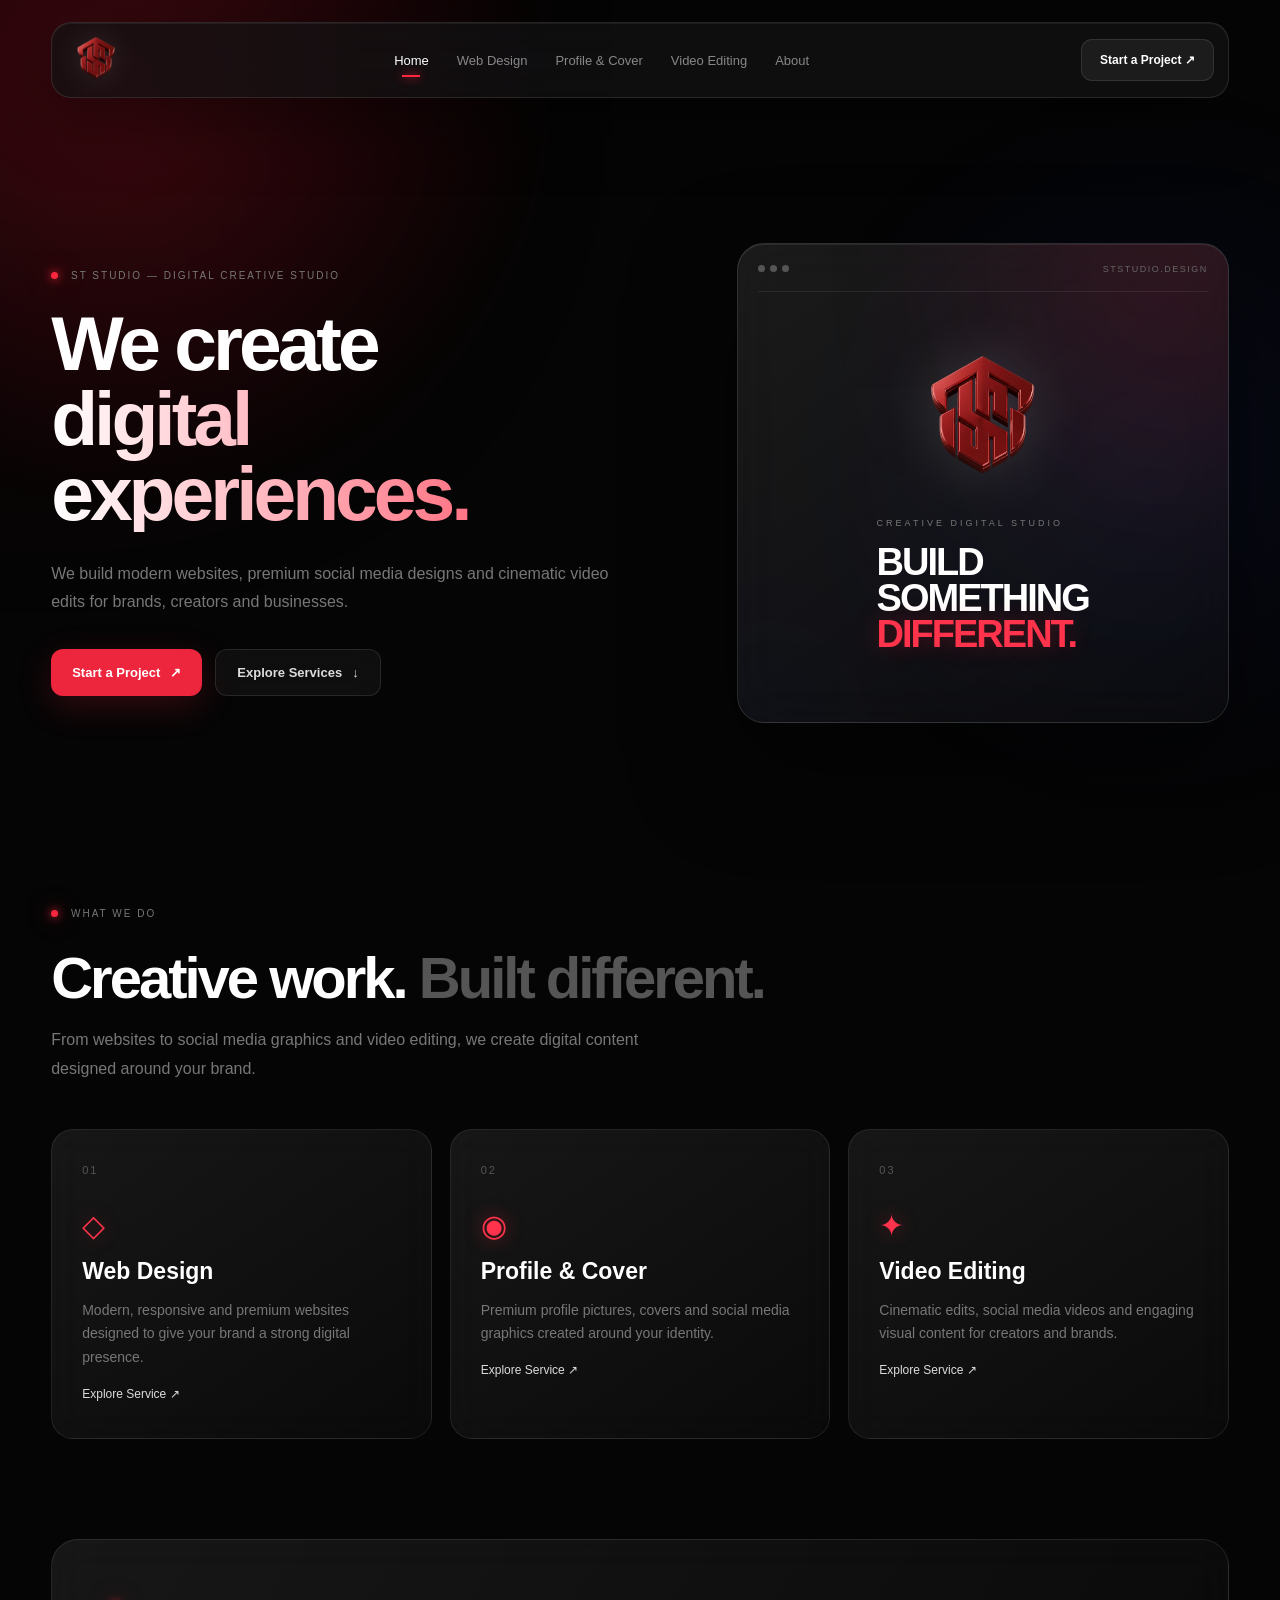
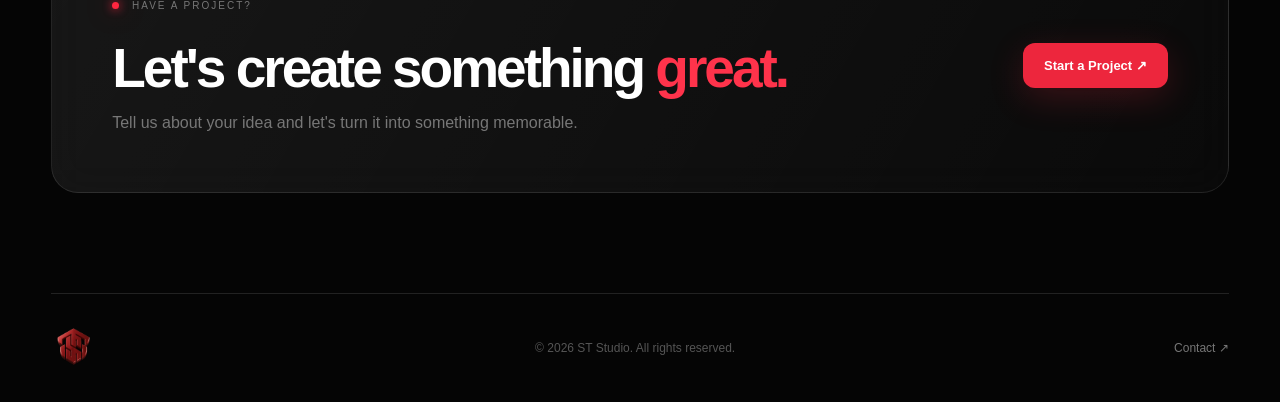
<file: index.html>
<!DOCTYPE html>
<html lang="en">
<head>
    <meta charset="UTF-8">
    <meta name="viewport" content="width=device-width, initial-scale=1.0">

    <title>ST Studio</title>

    <link rel="stylesheet" href="style.css">
</head>

<body>

    <!-- Background Glow -->
    <div class="glow glow-red"></div>
    <div class="glow glow-blue"></div>


    <!-- NAVBAR -->

    <header class="navbar">

        <a href="index.html" class="logo">
            <img src="logo.png" alt="ST Studio">
        </a>

        <nav>
            <a href="index.html" class="active">Home</a>
            <a href="web.html">Web Design</a>
            <a href="profile.html">Profile & Cover</a>
            <a href="video.html">Video Editing</a>
            <a href="about.html">About</a>
        </nav>

        <a href="about.html" class="nav-btn">
            Start a Project <span>↗</span>
        </a>

    </header>


    <!-- HERO -->

    <main>

        <section class="hero">

            <div class="hero-text">

                <div class="tag">
                    <span></span>
                    ST STUDIO — DIGITAL CREATIVE STUDIO
                </div>

                <h1>
                    We create
                    <strong>digital experiences.</strong>
                </h1>

                <p>
                    We build modern websites, premium social media
                    designs and cinematic video edits for brands,
                    creators and businesses.
                </p>

                <div class="buttons">

                    <a href="about.html" class="primary-btn">
                        Start a Project
                        <span>↗</span>
                    </a>

                    <a href="#services" class="secondary-btn">
                        Explore Services
                        <span>↓</span>
                    </a>

                </div>

            </div>


            <!-- HERO CARD -->

            <div class="hero-card">

                <div class="card-top">

                    <div class="dots">
                        <i></i>
                        <i></i>
                        <i></i>
                    </div>

                    <span>STSTUDIO.DESIGN</span>

                </div>

                <div class="card-content">

                    <img src="logo.png" alt="ST Studio Logo">

                    <div>

                        <small>CREATIVE DIGITAL STUDIO</small>

                        <h2>
                            BUILD<br>
                            SOMETHING<br>
                            <span>DIFFERENT.</span>
                        </h2>

                    </div>

                </div>

            </div>

        </section>


        <!-- SERVICES -->

        <section class="services" id="services">

            <div class="section-title">

                <div>

                    <div class="tag">
                        <span></span>
                        WHAT WE DO
                    </div>

                    <h2>
                        Creative work.
                        <span>Built different.</span>
                    </h2>

                </div>

                <p>
                    From websites to social media graphics and video
                    editing, we create digital content designed around
                    your brand.
                </p>

            </div>


            <div class="service-grid">

                <div class="service-card">

                    <span class="number">01</span>

                    <div class="icon">◇</div>

                    <h3>Web Design</h3>

                    <p>
                        Modern, responsive and premium websites
                        designed to give your brand a strong
                        digital presence.
                    </p>

                    <a href="web.html">
                        Explore Service ↗
                    </a>

                </div>


                <div class="service-card">

                    <span class="number">02</span>

                    <div class="icon">◉</div>

                    <h3>Profile & Cover</h3>

                    <p>
                        Premium profile pictures, covers and
                        social media graphics created around
                        your identity.
                    </p>

                    <a href="profile.html">
                        Explore Service ↗
                    </a>

                </div>


                <div class="service-card">

                    <span class="number">03</span>

                    <div class="icon">✦</div>

                    <h3>Video Editing</h3>

                    <p>
                        Cinematic edits, social media videos
                        and engaging visual content for
                        creators and brands.
                    </p>

                    <a href="video.html">
                        Explore Service ↗
                    </a>

                </div>

            </div>

        </section>


        <!-- CTA -->

        <section class="cta">

            <div>

                <div class="tag">
                    <span></span>
                    HAVE A PROJECT?
                </div>

                <h2>
                    Let's create something
                    <span>great.</span>
                </h2>

                <p>
                    Tell us about your idea and let's turn it
                    into something memorable.
                </p>

            </div>

            <a href="about.html" class="primary-btn">
                Start a Project ↗
            </a>

        </section>

    </main>


    <!-- FOOTER -->

    <footer>

        <div class="footer-logo">
            <img src="logo.png" alt="ST Studio">
        </div>

        <p>
            © 2026 ST Studio. All rights reserved.
        </p>

        <a href="about.html">
            Contact ↗
        </a>

    </footer>

</body>
</html>
</file>
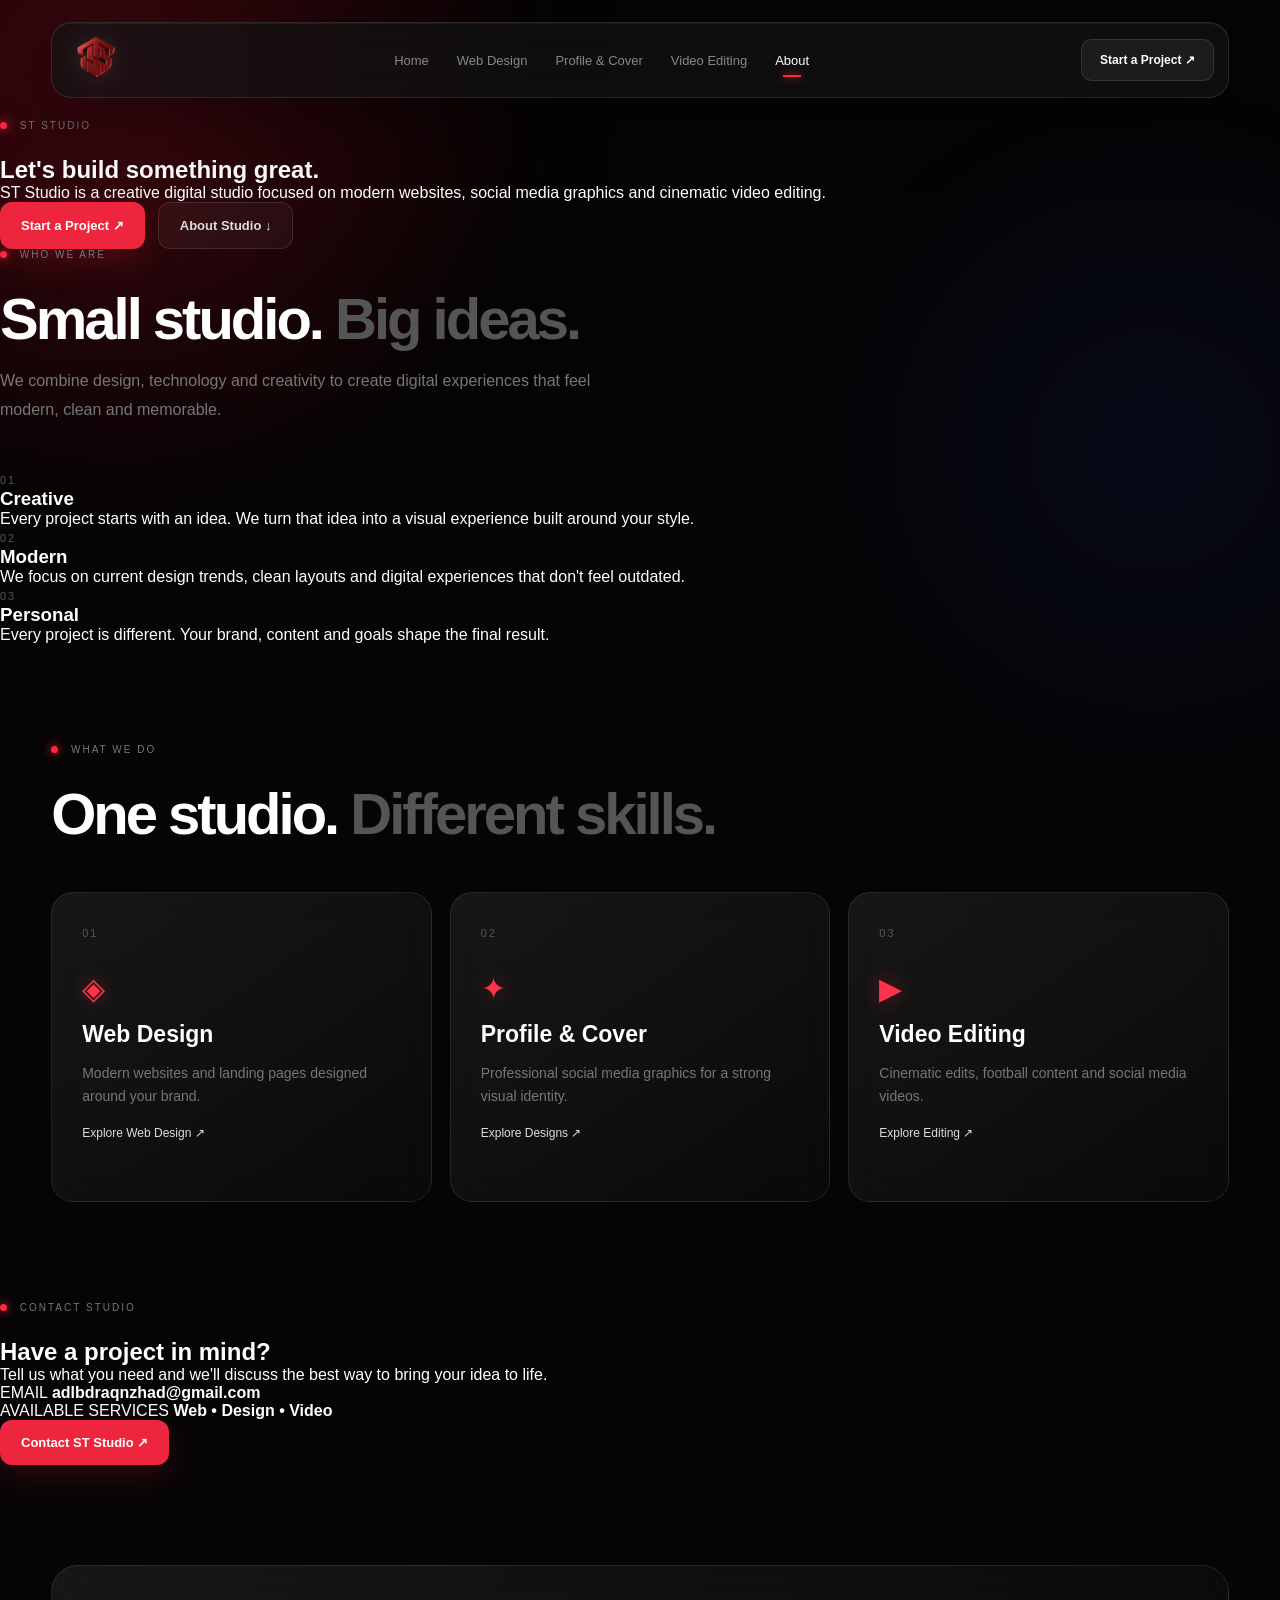
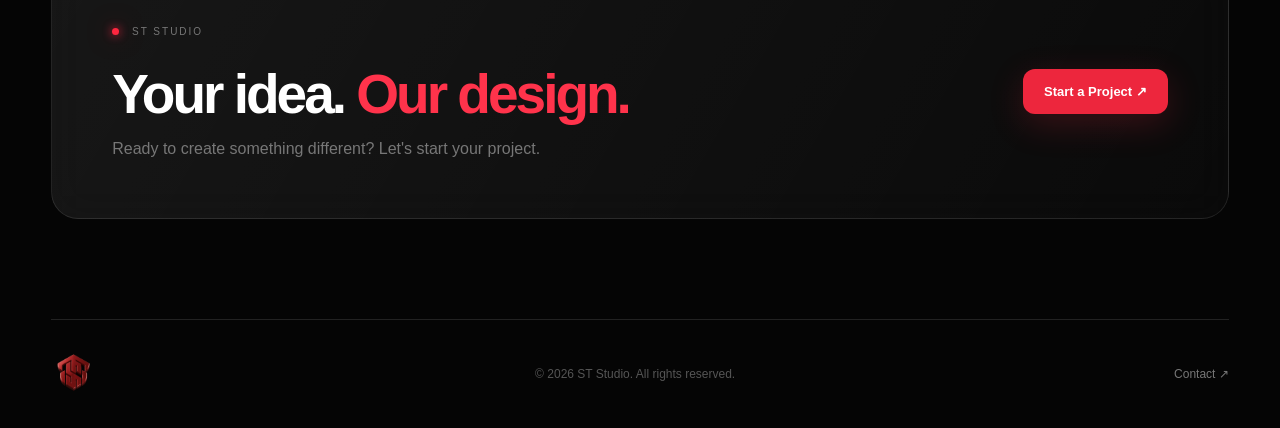
<file: about.html>
<!DOCTYPE html>
<html lang="en">

<head>
    <meta charset="UTF-8">
    <meta name="viewport" content="width=device-width, initial-scale=1.0">

    <title>About | ST Studio</title>

    <link rel="stylesheet" href="style.css">
</head>

<body>

    <!-- NAVBAR -->

    <header class="navbar">

        <a href="index.html" class="logo">
            <img src="logo.png" alt="ST Studio">
        </a>

        <nav>
            <a href="index.html">Home</a>
            <a href="web.html">Web Design</a>
            <a href="profile.html">Profile & Cover</a>
            <a href="video.html">Video Editing</a>
            <a href="about.html" class="active">About</a>
        </nav>

        <a href="#contact" class="nav-btn">
            Start a Project ↗
        </a>

    </header>


    <main>

        <!-- HERO -->

        <section class="page-hero">

            <div class="tag">
                <span></span>
                ST STUDIO
            </div>

            <h1>
                Let's build
                <strong>something great.</strong>
            </h1>

            <p>
                ST Studio is a creative digital studio focused on
                modern websites, social media graphics and
                cinematic video editing.
            </p>

            <div class="buttons">

                <a href="#contact" class="primary-btn">
                    Start a Project ↗
                </a>

                <a href="#about" class="secondary-btn">
                    About Studio ↓
                </a>

            </div>

        </section>


        <!-- ABOUT -->

        <section class="about-section" id="about">

            <div class="section-title">

                <div class="tag">
                    <span></span>
                    WHO WE ARE
                </div>

                <h2>
                    Small studio.
                    <span>Big ideas.</span>
                </h2>

                <p>
                    We combine design, technology and creativity
                    to create digital experiences that feel modern,
                    clean and memorable.
                </p>

            </div>


            <div class="about-grid">

                <div class="about-card">

                    <span class="number">01</span>

                    <h3>Creative</h3>

                    <p>
                        Every project starts with an idea.
                        We turn that idea into a visual experience
                        built around your style.
                    </p>

                </div>


                <div class="about-card">

                    <span class="number">02</span>

                    <h3>Modern</h3>

                    <p>
                        We focus on current design trends,
                        clean layouts and digital experiences
                        that don't feel outdated.
                    </p>

                </div>


                <div class="about-card">

                    <span class="number">03</span>

                    <h3>Personal</h3>

                    <p>
                        Every project is different.
                        Your brand, content and goals shape
                        the final result.
                    </p>

                </div>

            </div>

        </section>


        <!-- SERVICES -->

        <section class="services">

            <div class="section-title">

                <div class="tag">
                    <span></span>
                    WHAT WE DO
                </div>

                <h2>
                    One studio.
                    <span>Different skills.</span>
                </h2>

            </div>


            <div class="service-grid">

                <div class="service-card">

                    <span class="number">01</span>

                    <div class="icon">◈</div>

                    <h3>Web Design</h3>

                    <p>
                        Modern websites and landing pages
                        designed around your brand.
                    </p>

                    <a href="web.html">
                        Explore Web Design ↗
                    </a>

                </div>


                <div class="service-card">

                    <span class="number">02</span>

                    <div class="icon">✦</div>

                    <h3>Profile & Cover</h3>

                    <p>
                        Professional social media graphics
                        for a strong visual identity.
                    </p>

                    <a href="profile.html">
                        Explore Designs ↗
                    </a>

                </div>


                <div class="service-card">

                    <span class="number">03</span>

                    <div class="icon">▶</div>

                    <h3>Video Editing</h3>

                    <p>
                        Cinematic edits, football content
                        and social media videos.
                    </p>

                    <a href="video.html">
                        Explore Editing ↗
                    </a>

                </div>

            </div>

        </section>


        <!-- CONTACT -->

        <section class="contact-section" id="contact">

            <div class="contact-text">

                <div class="tag">
                    <span></span>
                    CONTACT STUDIO
                </div>

                <h2>
                    Have a project
                    <span>in mind?</span>
                </h2>

                <p>
                    Tell us what you need and we'll discuss
                    the best way to bring your idea to life.
                </p>

            </div>


            <div class="contact-card">

                <div class="contact-item">

                    <span>EMAIL</span>

                    <strong>
                        adlbdraqnzhad@gmail.com
                    </strong>

                </div>


                <div class="contact-item">

                    <span>AVAILABLE SERVICES</span>

                    <strong>
                        Web • Design • Video
                    </strong>

                </div>


                <a href="mailto:adlbdraqnzhad@gmail.com"
                   class="primary-btn contact-btn">
                    Contact ST Studio ↗
                </a>

            </div>

        </section>


        <!-- FINAL CTA -->

        <section class="cta">

            <div>

                <div class="tag">
                    <span></span>
                    ST STUDIO
                </div>

                <h2>
                    Your idea.
                    <span>Our design.</span>
                </h2>

                <p>
                    Ready to create something different?
                    Let's start your project.
                </p>

            </div>

            <a href="mailto:adlbdraqnzhad@gmail.com"
               class="primary-btn">
                Start a Project ↗
            </a>

        </section>

    </main>


    <!-- FOOTER -->

    <footer>

        <div class="footer-logo">
            <img src="logo.png" alt="ST Studio">
        </div>

        <p>
            © 2026 ST Studio. All rights reserved.
        </p>

        <a href="mailto:adlbdraqnzhad@gmail.com">
            Contact ↗
        </a>

    </footer>

</body>
</html>
</file>
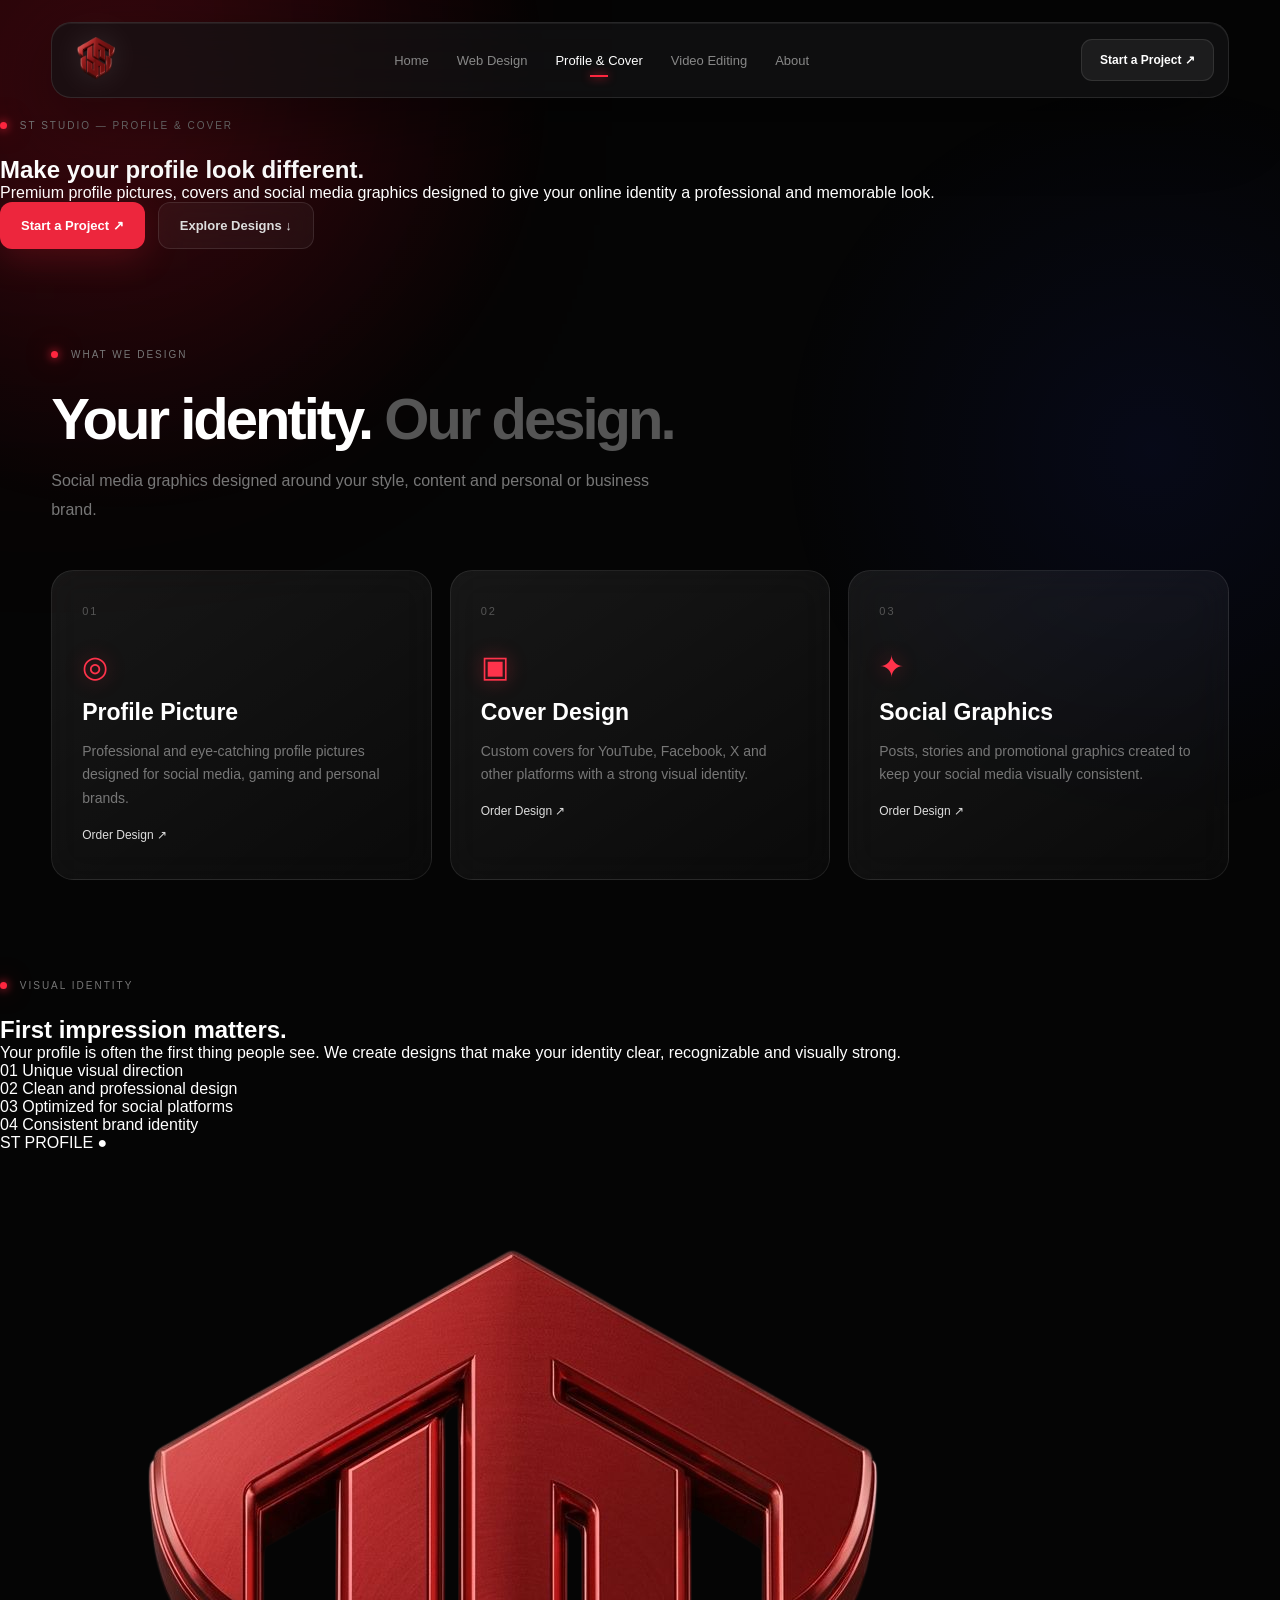
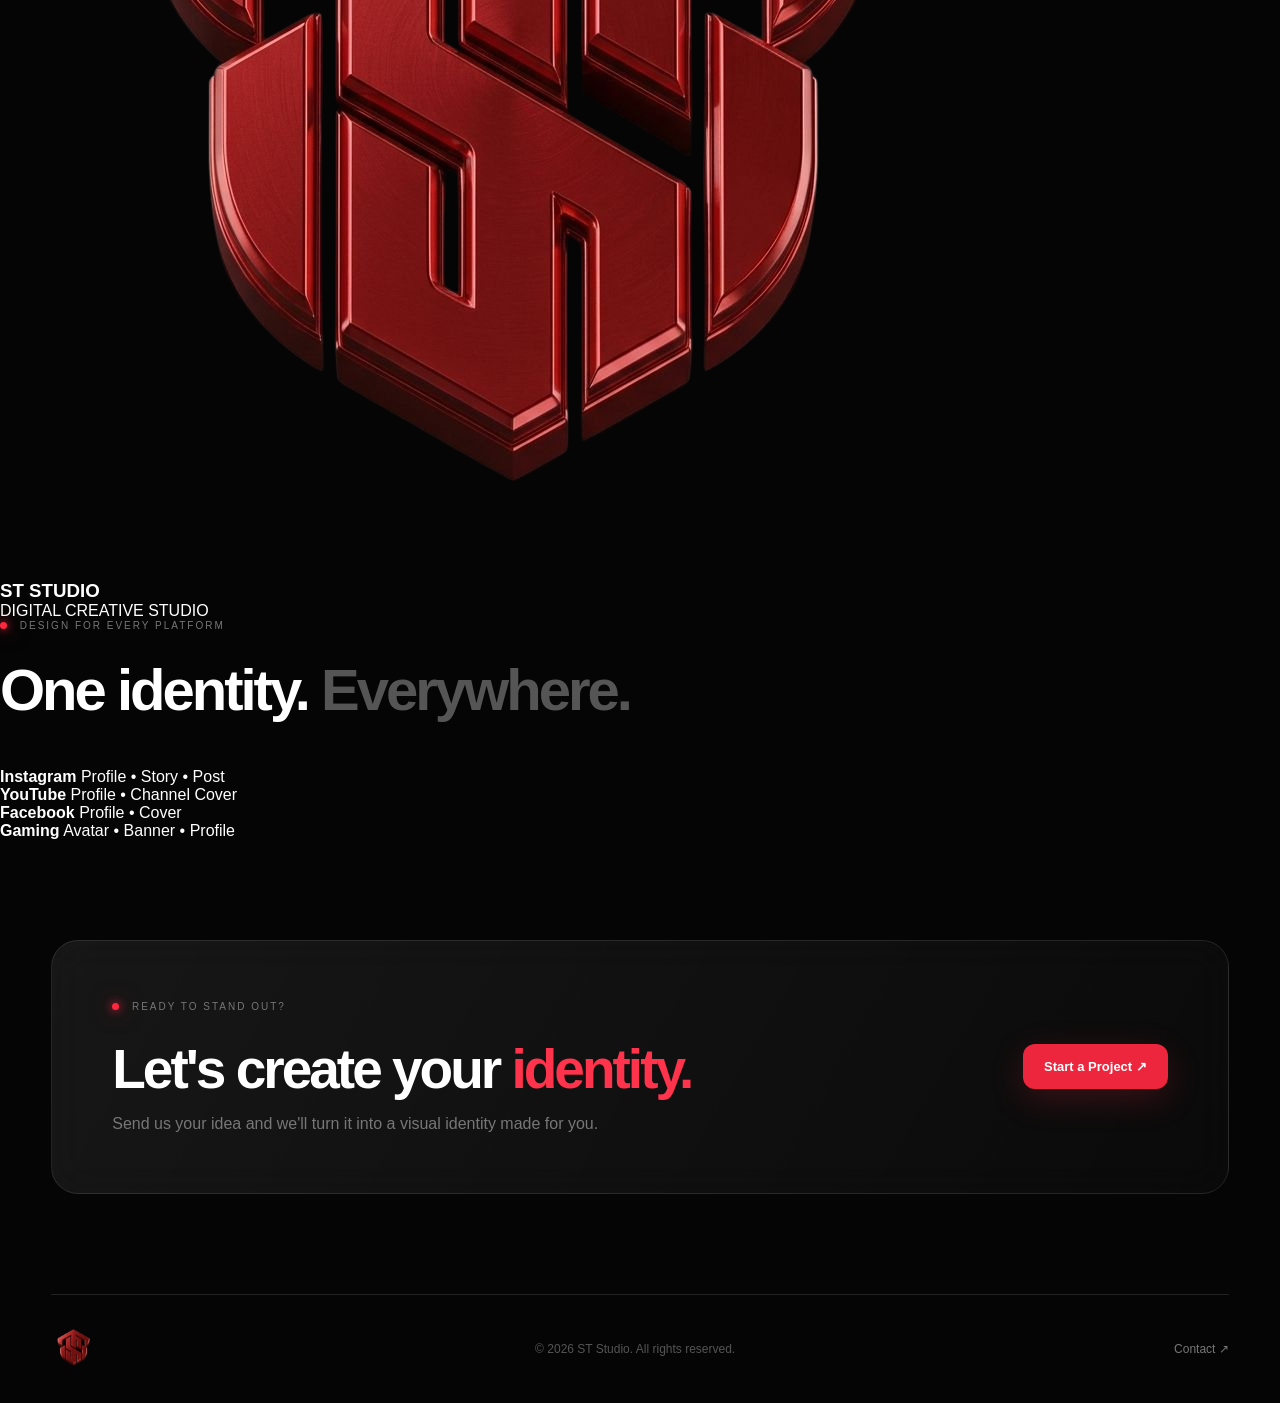
<file: profile.html>
<!DOCTYPE html>
<html lang="en">

<head>
    <meta charset="UTF-8">
    <meta name="viewport" content="width=device-width, initial-scale=1.0">

    <title>Profile & Cover | ST Studio</title>

    <link rel="stylesheet" href="style.css">
</head>

<body>

    <!-- NAVBAR -->
    <header class="navbar">

        <a href="index.html" class="logo">
            <img src="logo.png" alt="ST Studio">
        </a>

        <nav>
            <a href="index.html">Home</a>
            <a href="web.html">Web Design</a>
            <a href="profile.html" class="active">Profile & Cover</a>
            <a href="video.html">Video Editing</a>
            <a href="about.html">About</a>
        </nav>

        <a href="about.html" class="nav-btn">
            Start a Project ↗
        </a>

    </header>


    <main>

        <!-- HERO -->

        <section class="page-hero">

            <div class="tag">
                <span></span>
                ST STUDIO — PROFILE & COVER
            </div>

            <h1>
                Make your profile
                <strong>look different.</strong>
            </h1>

            <p>
                Premium profile pictures, covers and social media
                graphics designed to give your online identity
                a professional and memorable look.
            </p>

            <div class="buttons">

                <a href="about.html" class="primary-btn">
                    Start a Project ↗
                </a>

                <a href="#services" class="secondary-btn">
                    Explore Designs ↓
                </a>

            </div>

        </section>


        <!-- SERVICES -->

        <section class="services" id="services">

            <div class="section-title">

                <div class="tag">
                    <span></span>
                    WHAT WE DESIGN
                </div>

                <h2>
                    Your identity.
                    <span>Our design.</span>
                </h2>

                <p>
                    Social media graphics designed around your
                    style, content and personal or business brand.
                </p>

            </div>


            <div class="service-grid">

                <div class="service-card">

                    <span class="number">01</span>

                    <div class="icon">◎</div>

                    <h3>Profile Picture</h3>

                    <p>
                        Professional and eye-catching profile
                        pictures designed for social media,
                        gaming and personal brands.
                    </p>

                    <a href="about.html">
                        Order Design ↗
                    </a>

                </div>


                <div class="service-card">

                    <span class="number">02</span>

                    <div class="icon">▣</div>

                    <h3>Cover Design</h3>

                    <p>
                        Custom covers for YouTube, Facebook,
                        X and other platforms with a strong
                        visual identity.
                    </p>

                    <a href="about.html">
                        Order Design ↗
                    </a>

                </div>


                <div class="service-card">

                    <span class="number">03</span>

                    <div class="icon">✦</div>

                    <h3>Social Graphics</h3>

                    <p>
                        Posts, stories and promotional graphics
                        created to keep your social media
                        visually consistent.
                    </p>

                    <a href="about.html">
                        Order Design ↗
                    </a>

                </div>

            </div>

        </section>


        <!-- SHOWCASE -->

        <section class="profile-showcase">

            <div class="showcase-text">

                <div class="tag">
                    <span></span>
                    VISUAL IDENTITY
                </div>

                <h2>
                    First impression
                    <span>matters.</span>
                </h2>

                <p>
                    Your profile is often the first thing people
                    see. We create designs that make your identity
                    clear, recognizable and visually strong.
                </p>

                <div class="showcase-points">

                    <div>
                        <span>01</span>
                        Unique visual direction
                    </div>

                    <div>
                        <span>02</span>
                        Clean and professional design
                    </div>

                    <div>
                        <span>03</span>
                        Optimized for social platforms
                    </div>

                    <div>
                        <span>04</span>
                        Consistent brand identity
                    </div>

                </div>

            </div>


            <div class="profile-preview">

                <div class="preview-glow"></div>

                <div class="profile-frame">

                    <div class="profile-header">

                        <span>ST PROFILE</span>

                        <span>●</span>

                    </div>

                    <div class="profile-image">

                        <img src="logo.png" alt="ST Studio">

                    </div>

                    <h3>
                        ST STUDIO
                    </h3>

                    <p>
                        DIGITAL CREATIVE STUDIO
                    </p>

                    <div class="profile-buttons">

                        <span></span>
                        <span></span>
                        <span></span>

                    </div>

                </div>

            </div>

        </section>


        <!-- DESIGN TYPES -->

        <section class="design-types">

            <div class="section-title">

                <div class="tag">
                    <span></span>
                    DESIGN FOR EVERY PLATFORM
                </div>

                <h2>
                    One identity.
                    <span>Everywhere.</span>
                </h2>

            </div>


            <div class="platform-grid">

                <div class="platform-card">
                    <strong>Instagram</strong>
                    <span>Profile • Story • Post</span>
                </div>

                <div class="platform-card">
                    <strong>YouTube</strong>
                    <span>Profile • Channel Cover</span>
                </div>

                <div class="platform-card">
                    <strong>Facebook</strong>
                    <span>Profile • Cover</span>
                </div>

                <div class="platform-card">
                    <strong>Gaming</strong>
                    <span>Avatar • Banner • Profile</span>
                </div>

            </div>

        </section>


        <!-- CTA -->

        <section class="cta">

            <div>

                <div class="tag">
                    <span></span>
                    READY TO STAND OUT?
                </div>

                <h2>
                    Let's create your
                    <span>identity.</span>
                </h2>

                <p>
                    Send us your idea and we'll turn it into
                    a visual identity made for you.
                </p>

            </div>

            <a href="about.html" class="primary-btn">
                Start a Project ↗
            </a>

        </section>

    </main>


    <!-- FOOTER -->

    <footer>

        <div class="footer-logo">
            <img src="logo.png" alt="ST Studio">
        </div>

        <p>
            © 2026 ST Studio. All rights reserved.
        </p>

        <a href="about.html">
            Contact ↗
        </a>

    </footer>

</body>
</html>
</file>
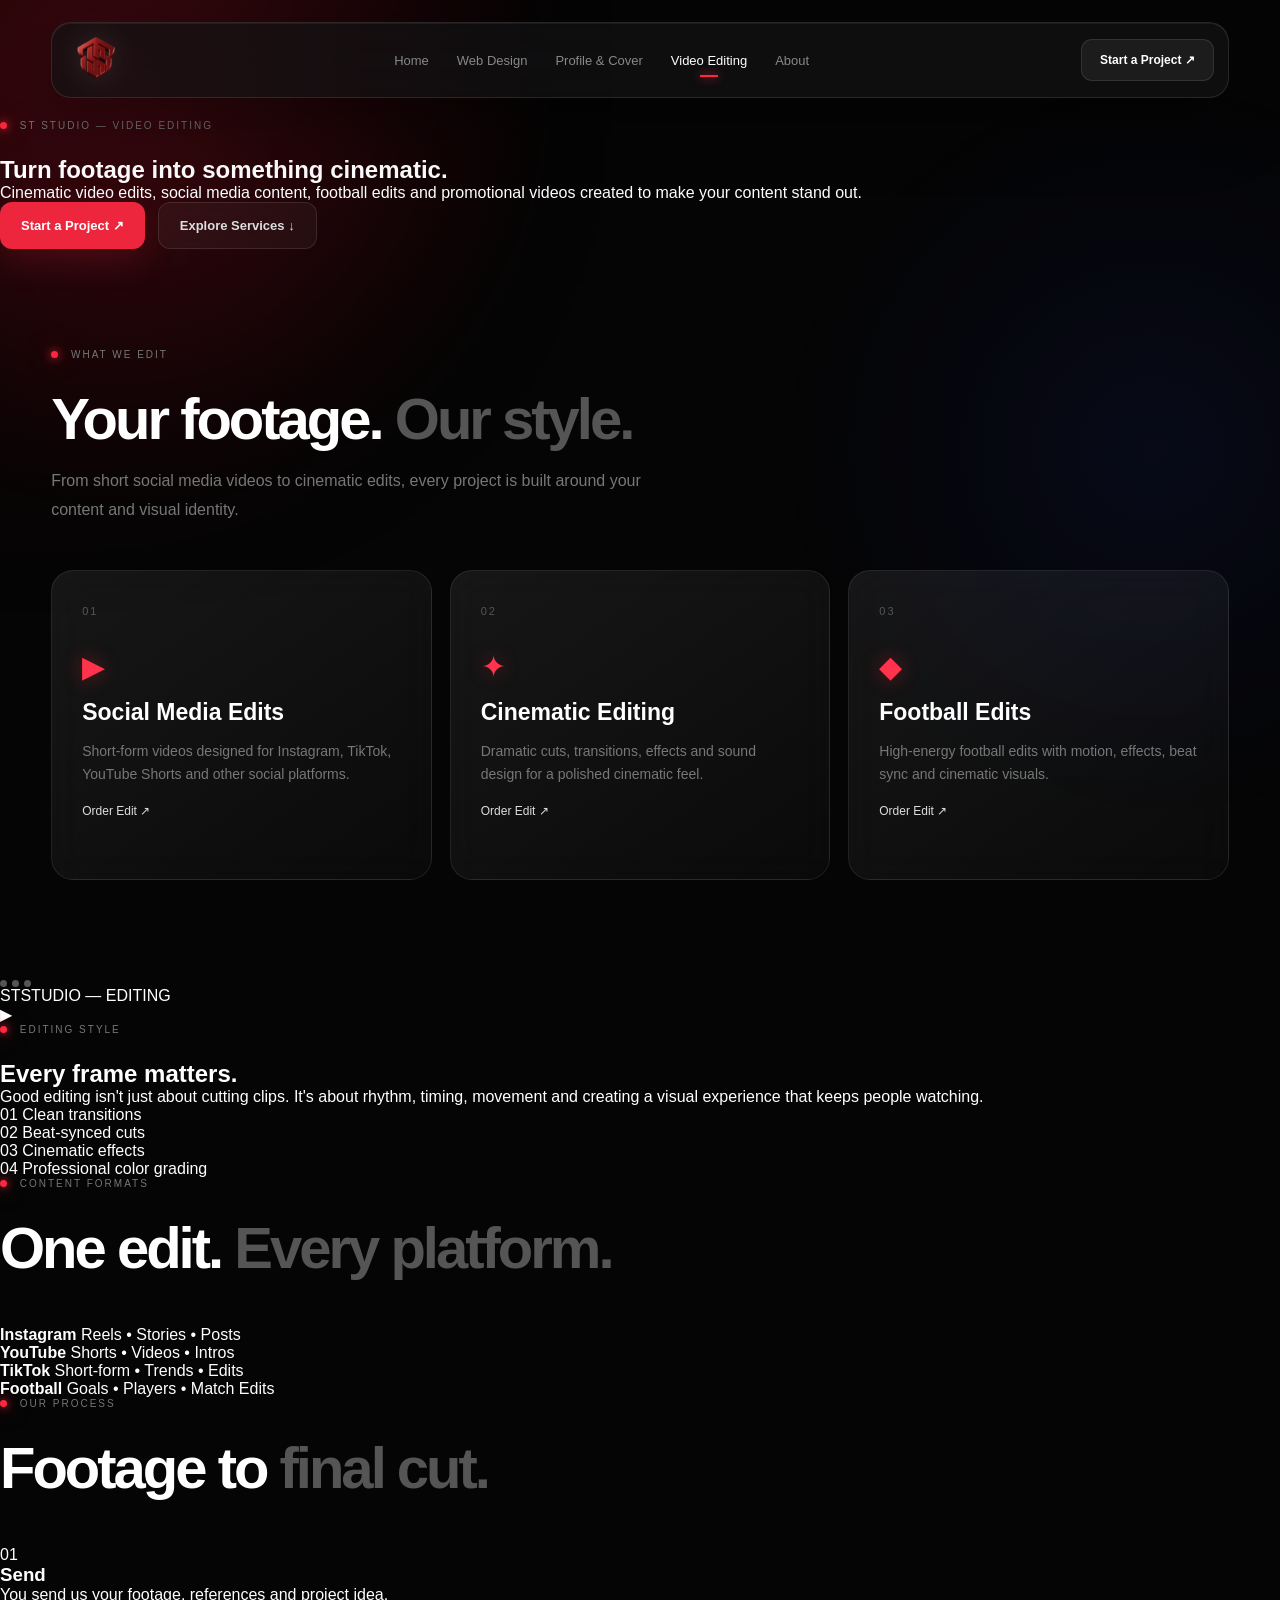
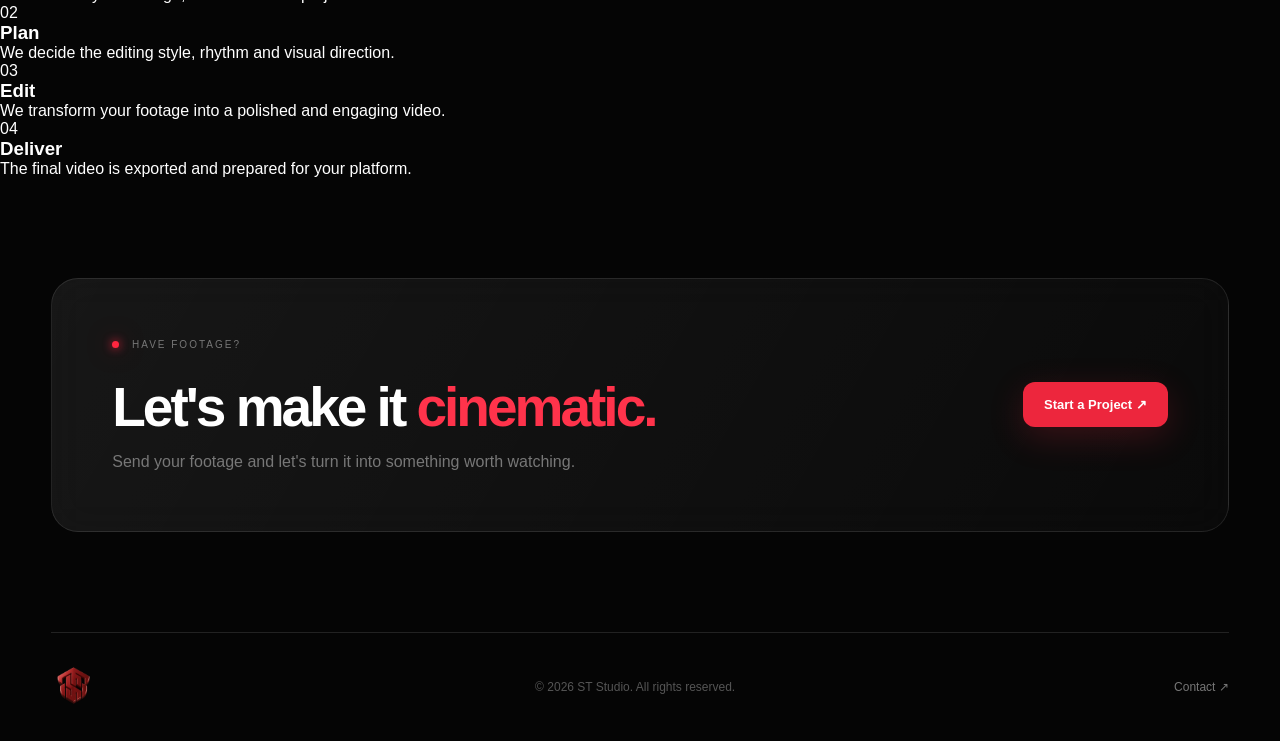
<file: video.html>
<!DOCTYPE html>
<html lang="en">

<head>
    <meta charset="UTF-8">
    <meta name="viewport" content="width=device-width, initial-scale=1.0">

    <title>Video Editing | ST Studio</title>

    <link rel="stylesheet" href="style.css">
</head>

<body>

    <!-- NAVBAR -->

    <header class="navbar">

        <a href="index.html" class="logo">
            <img src="logo.png" alt="ST Studio">
        </a>

        <nav>
            <a href="index.html">Home</a>
            <a href="web.html">Web Design</a>
            <a href="profile.html">Profile & Cover</a>
            <a href="video.html" class="active">Video Editing</a>
            <a href="about.html">About</a>
        </nav>

        <a href="about.html" class="nav-btn">
            Start a Project ↗
        </a>

    </header>


    <main>

        <!-- HERO -->

        <section class="page-hero">

            <div class="tag">
                <span></span>
                ST STUDIO — VIDEO EDITING
            </div>

            <h1>
                Turn footage into
                <strong>something cinematic.</strong>
            </h1>

            <p>
                Cinematic video edits, social media content,
                football edits and promotional videos created
                to make your content stand out.
            </p>

            <div class="buttons">

                <a href="about.html" class="primary-btn">
                    Start a Project ↗
                </a>

                <a href="#services" class="secondary-btn">
                    Explore Services ↓
                </a>

            </div>

        </section>


        <!-- SERVICES -->

        <section class="services" id="services">

            <div class="section-title">

                <div class="tag">
                    <span></span>
                    WHAT WE EDIT
                </div>

                <h2>
                    Your footage.
                    <span>Our style.</span>
                </h2>

                <p>
                    From short social media videos to cinematic
                    edits, every project is built around your
                    content and visual identity.
                </p>

            </div>


            <div class="service-grid">

                <div class="service-card">

                    <span class="number">01</span>

                    <div class="icon">▶</div>

                    <h3>Social Media Edits</h3>

                    <p>
                        Short-form videos designed for Instagram,
                        TikTok, YouTube Shorts and other social
                        platforms.
                    </p>

                    <a href="about.html">
                        Order Edit ↗
                    </a>

                </div>


                <div class="service-card">

                    <span class="number">02</span>

                    <div class="icon">✦</div>

                    <h3>Cinematic Editing</h3>

                    <p>
                        Dramatic cuts, transitions, effects and
                        sound design for a polished cinematic feel.
                    </p>

                    <a href="about.html">
                        Order Edit ↗
                    </a>

                </div>


                <div class="service-card">

                    <span class="number">03</span>

                    <div class="icon">◆</div>

                    <h3>Football Edits</h3>

                    <p>
                        High-energy football edits with motion,
                        effects, beat sync and cinematic visuals.
                    </p>

                    <a href="about.html">
                        Order Edit ↗
                    </a>

                </div>

            </div>

        </section>


        <!-- EDITING SHOWCASE -->

        <section class="video-showcase">

            <div class="video-preview">

                <div class="video-glow"></div>

                <div class="video-window">

                    <div class="video-top">

                        <div class="dots">
                            <i></i>
                            <i></i>
                            <i></i>
                        </div>

                        <span>
                            STSTUDIO — EDITING
                        </span>

                    </div>

                    <div class="video-screen">

                        <div class="play-button">
                            ▶
                        </div>

                        <div class="timeline">

                            <span></span>
                            <span></span>
                            <span></span>
                            <span></span>

                        </div>

                    </div>

                </div>

            </div>


            <div class="showcase-text">

                <div class="tag">
                    <span></span>
                    EDITING STYLE
                </div>

                <h2>
                    Every frame
                    <span>matters.</span>
                </h2>

                <p>
                    Good editing isn't just about cutting clips.
                    It's about rhythm, timing, movement and
                    creating a visual experience that keeps
                    people watching.
                </p>

                <div class="showcase-points">

                    <div>
                        <span>01</span>
                        Clean transitions
                    </div>

                    <div>
                        <span>02</span>
                        Beat-synced cuts
                    </div>

                    <div>
                        <span>03</span>
                        Cinematic effects
                    </div>

                    <div>
                        <span>04</span>
                        Professional color grading
                    </div>

                </div>

            </div>

        </section>


        <!-- FORMATS -->

        <section class="design-types">

            <div class="section-title">

                <div class="tag">
                    <span></span>
                    CONTENT FORMATS
                </div>

                <h2>
                    One edit.
                    <span>Every platform.</span>
                </h2>

            </div>


            <div class="platform-grid">

                <div class="platform-card">
                    <strong>Instagram</strong>
                    <span>Reels • Stories • Posts</span>
                </div>

                <div class="platform-card">
                    <strong>YouTube</strong>
                    <span>Shorts • Videos • Intros</span>
                </div>

                <div class="platform-card">
                    <strong>TikTok</strong>
                    <span>Short-form • Trends • Edits</span>
                </div>

                <div class="platform-card">
                    <strong>Football</strong>
                    <span>Goals • Players • Match Edits</span>
                </div>

            </div>

        </section>


        <!-- PROCESS -->

        <section class="web-process">

            <div class="section-title">

                <div class="tag">
                    <span></span>
                    OUR PROCESS
                </div>

                <h2>
                    Footage to
                    <span>final cut.</span>
                </h2>

            </div>


            <div class="process-grid">

                <div class="process-card">

                    <span>01</span>

                    <h3>Send</h3>

                    <p>
                        You send us your footage,
                        references and project idea.
                    </p>

                </div>


                <div class="process-card">

                    <span>02</span>

                    <h3>Plan</h3>

                    <p>
                        We decide the editing style,
                        rhythm and visual direction.
                    </p>

                </div>


                <div class="process-card">

                    <span>03</span>

                    <h3>Edit</h3>

                    <p>
                        We transform your footage into
                        a polished and engaging video.
                    </p>

                </div>


                <div class="process-card">

                    <span>04</span>

                    <h3>Deliver</h3>

                    <p>
                        The final video is exported
                        and prepared for your platform.
                    </p>

                </div>

            </div>

        </section>


        <!-- CTA -->

        <section class="cta">

            <div>

                <div class="tag">
                    <span></span>
                    HAVE FOOTAGE?
                </div>

                <h2>
                    Let's make it
                    <span>cinematic.</span>
                </h2>

                <p>
                    Send your footage and let's turn it
                    into something worth watching.
                </p>

            </div>

            <a href="about.html" class="primary-btn">
                Start a Project ↗
            </a>

        </section>

    </main>


    <!-- FOOTER -->

    <footer>

        <div class="footer-logo">
            <img src="logo.png" alt="ST Studio">
        </div>

        <p>
            © 2026 ST Studio. All rights reserved.
        </p>

        <a href="about.html">
            Contact ↗
        </a>

    </footer>

</body>
</html>
</file>
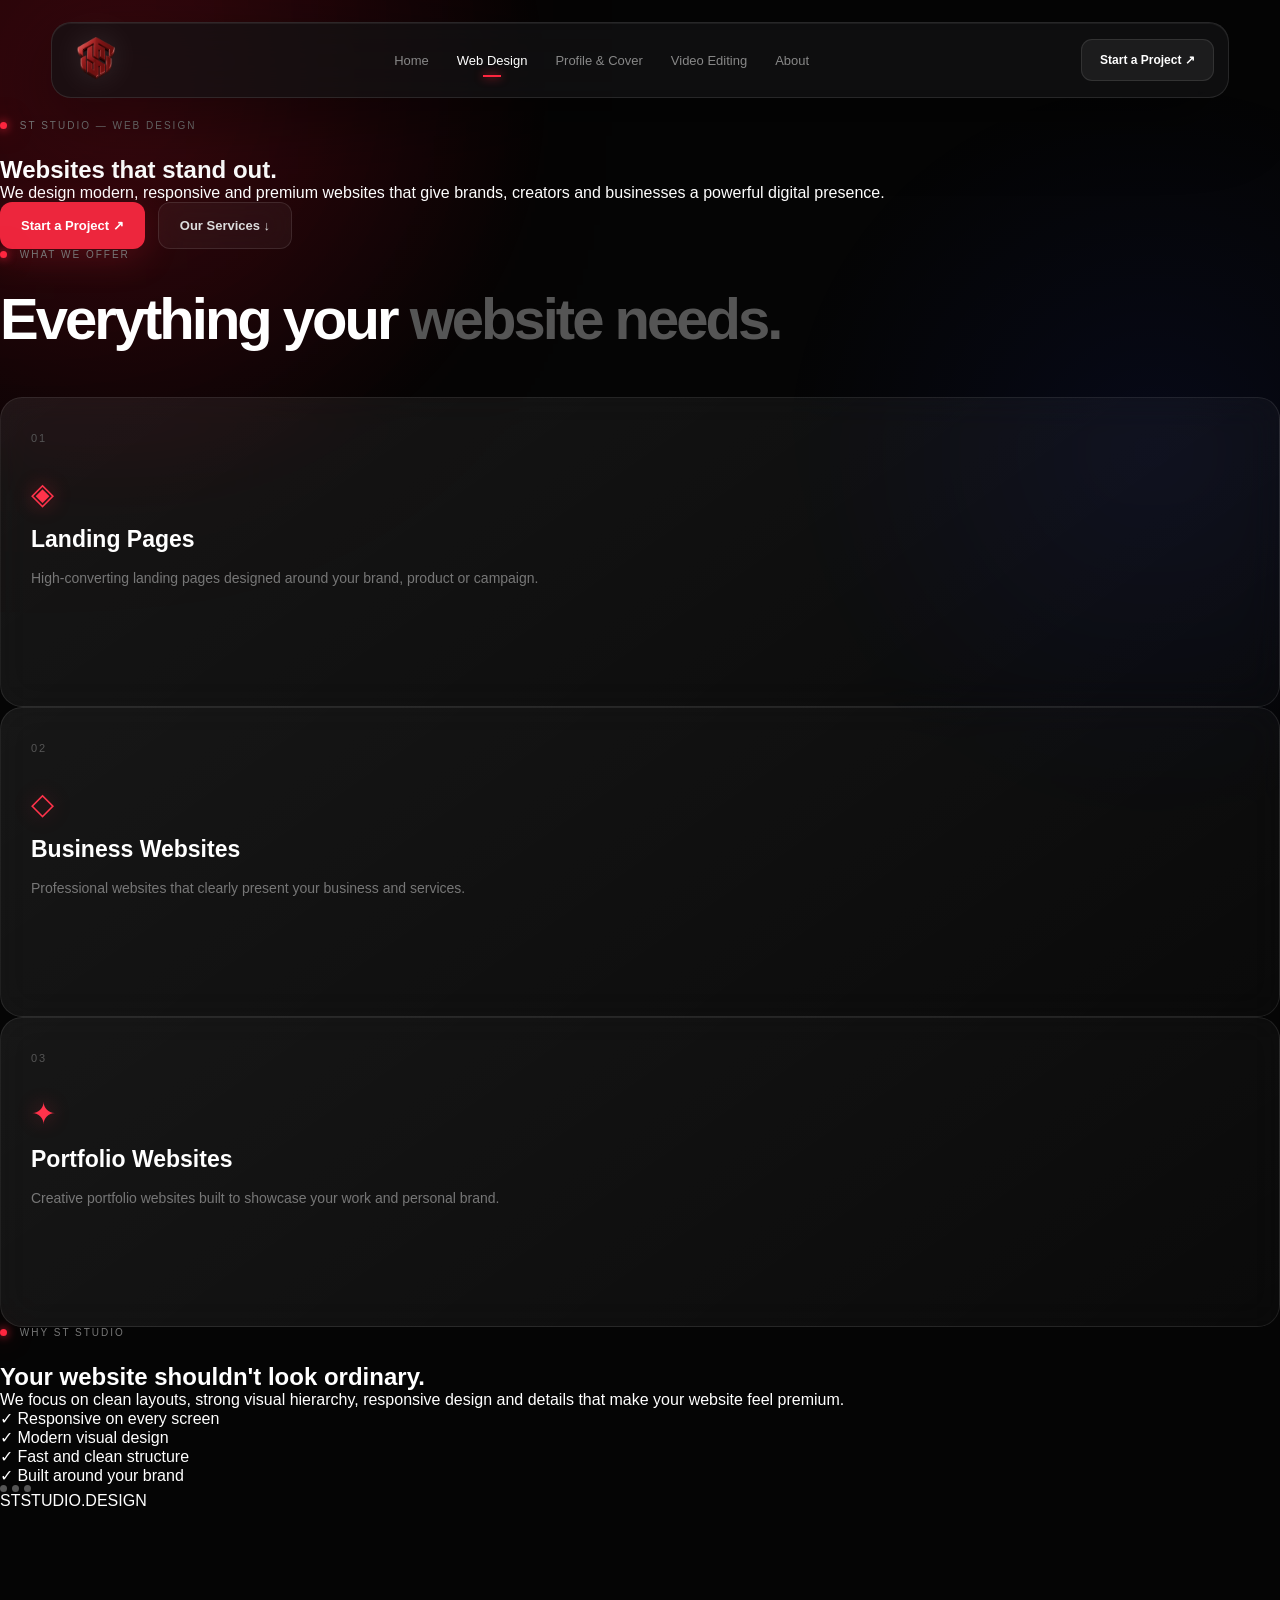
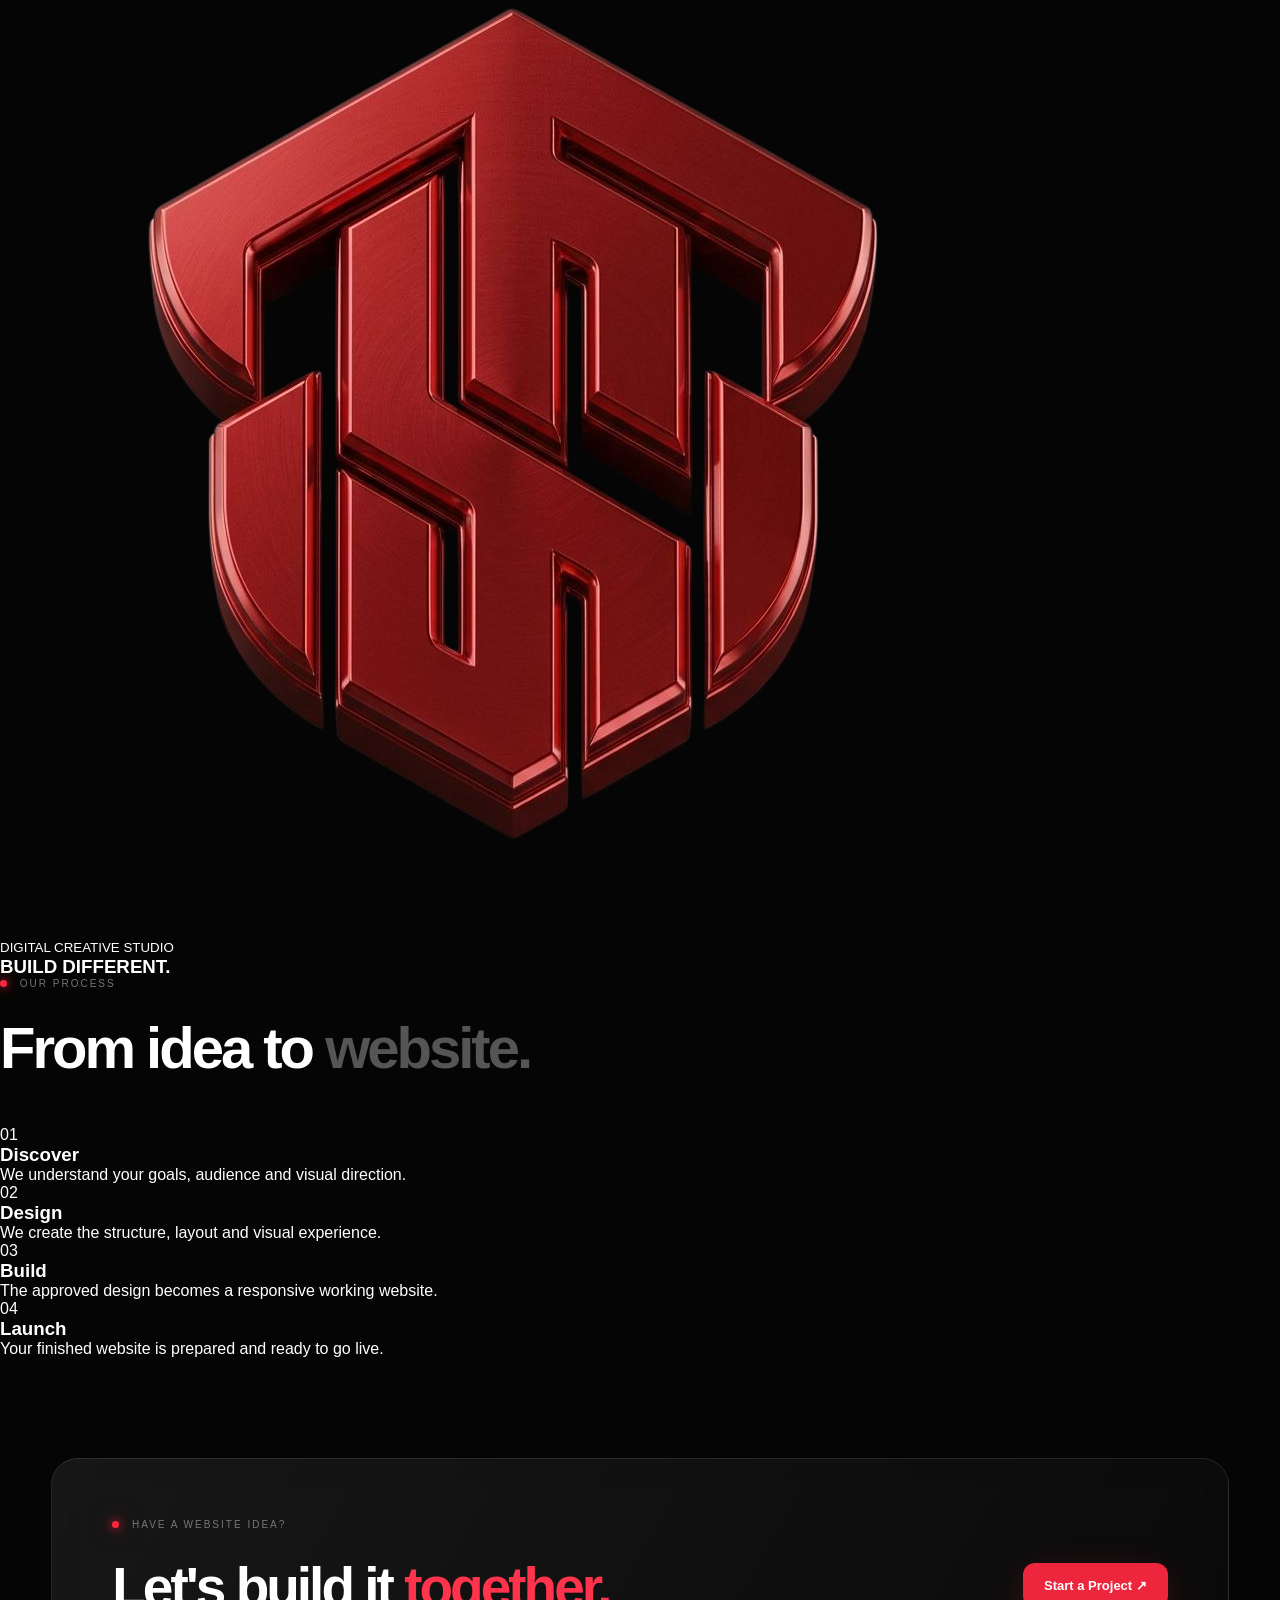
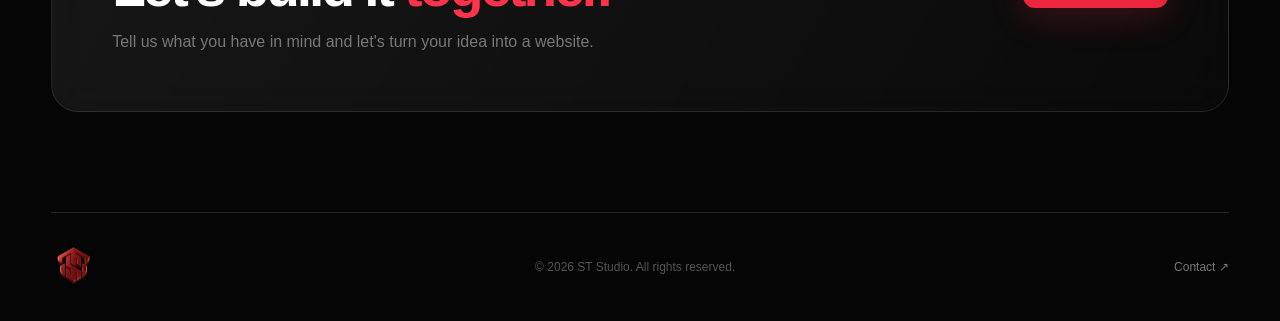
<file: web.html>
<!DOCTYPE html>
<html lang="en">

<head>
    <meta charset="UTF-8">
    <meta name="viewport" content="width=device-width, initial-scale=1.0">

    <title>Web Design | ST Studio</title>

    <link rel="stylesheet" href="style.css">
</head>

<body>

    <!-- BACKGROUND -->
    <div class="glow"></div>


    <!-- NAVBAR -->
    <header class="navbar">

        <a href="index.html" class="logo">
            <img src="logo.png" alt="ST Studio">
        </a>

        <nav>
            <a href="index.html">Home</a>
            <a href="web.html" class="active">Web Design</a>
            <a href="profile.html">Profile & Cover</a>
            <a href="video.html">Video Editing</a>
            <a href="about.html">About</a>
        </nav>

        <a href="about.html" class="nav-btn">
            Start a Project ↗
        </a>

    </header>


    <!-- PAGE HERO -->
    <main>

        <section class="page-hero">

            <div class="tag">
                <span></span>
                ST STUDIO — WEB DESIGN
            </div>

            <h1>
                Websites that
                <strong>stand out.</strong>
            </h1>

            <p>
                We design modern, responsive and premium websites
                that give brands, creators and businesses a powerful
                digital presence.
            </p>

            <div class="buttons">

                <a href="about.html" class="primary-btn">
                    Start a Project ↗
                </a>

                <a href="#services" class="secondary-btn">
                    Our Services ↓
                </a>

            </div>

        </section>


        <!-- WEB SERVICES -->
        <section class="web-services" id="services">

            <div class="section-title">

                <div class="tag">
                    <span></span>
                    WHAT WE OFFER
                </div>

                <h2>
                    Everything your
                    <span>website needs.</span>
                </h2>

            </div>


            <div class="web-grid">

                <div class="service-card">

                    <span class="number">01</span>

                    <div class="icon">◈</div>

                    <h3>Landing Pages</h3>

                    <p>
                        High-converting landing pages designed
                        around your brand, product or campaign.
                    </p>

                </div>


                <div class="service-card">

                    <span class="number">02</span>

                    <div class="icon">◇</div>

                    <h3>Business Websites</h3>

                    <p>
                        Professional websites that clearly
                        present your business and services.
                    </p>

                </div>


                <div class="service-card">

                    <span class="number">03</span>

                    <div class="icon">✦</div>

                    <h3>Portfolio Websites</h3>

                    <p>
                        Creative portfolio websites built to
                        showcase your work and personal brand.
                    </p>

                </div>

            </div>

        </section>


        <!-- FEATURE -->
        <section class="web-feature">

            <div class="feature-content">

                <div class="tag">
                    <span></span>
                    WHY ST STUDIO
                </div>

                <h2>
                    Your website
                    <span>shouldn't look ordinary.</span>
                </h2>

                <p>
                    We focus on clean layouts, strong visual
                    hierarchy, responsive design and details
                    that make your website feel premium.
                </p>

                <div class="feature-list">

                    <div>
                        <span>✓</span>
                        Responsive on every screen
                    </div>

                    <div>
                        <span>✓</span>
                        Modern visual design
                    </div>

                    <div>
                        <span>✓</span>
                        Fast and clean structure
                    </div>

                    <div>
                        <span>✓</span>
                        Built around your brand
                    </div>

                </div>

            </div>


            <div class="browser-card">

                <div class="browser-top">

                    <div class="dots">
                        <i></i>
                        <i></i>
                        <i></i>
                    </div>

                    <span>STSTUDIO.DESIGN</span>

                </div>

                <div class="browser-screen">

                    <div class="screen-logo">
                        <img src="logo.png" alt="ST Studio">
                    </div>

                    <small>
                        DIGITAL CREATIVE STUDIO
                    </small>

                    <h3>
                        BUILD
                        <span>DIFFERENT.</span>
                    </h3>

                    <div class="screen-line"></div>

                </div>

            </div>

        </section>


        <!-- PROCESS -->
        <section class="web-process">

            <div class="section-title">

                <div class="tag">
                    <span></span>
                    OUR PROCESS
                </div>

                <h2>
                    From idea to
                    <span>website.</span>
                </h2>

            </div>


            <div class="process-grid">

                <div class="process-card">

                    <span>01</span>

                    <h3>Discover</h3>

                    <p>
                        We understand your goals,
                        audience and visual direction.
                    </p>

                </div>


                <div class="process-card">

                    <span>02</span>

                    <h3>Design</h3>

                    <p>
                        We create the structure,
                        layout and visual experience.
                    </p>

                </div>


                <div class="process-card">

                    <span>03</span>

                    <h3>Build</h3>

                    <p>
                        The approved design becomes
                        a responsive working website.
                    </p>

                </div>


                <div class="process-card">

                    <span>04</span>

                    <h3>Launch</h3>

                    <p>
                        Your finished website is prepared
                        and ready to go live.
                    </p>

                </div>

            </div>

        </section>


        <!-- CTA -->
        <section class="cta">

            <div>

                <div class="tag">
                    <span></span>
                    HAVE A WEBSITE IDEA?
                </div>

                <h2>
                    Let's build it
                    <span>together.</span>
                </h2>

                <p>
                    Tell us what you have in mind and
                    let's turn your idea into a website.
                </p>

            </div>

            <a href="about.html" class="primary-btn">
                Start a Project ↗
            </a>

        </section>

    </main>


    <!-- FOOTER -->
    <footer>

        <div class="footer-logo">
            <img src="logo.png" alt="ST Studio">
        </div>

        <p>
            © 2026 ST Studio. All rights reserved.
        </p>

        <a href="about.html">
            Contact ↗
        </a>

    </footer>

</body>
</html>
</file>
<file: style.css>
* {
    margin: 0;
    padding: 0;
    box-sizing: border-box;
}

html {
    scroll-behavior: smooth;
}

body {
    background: #050505;
    color: #fff;
    font-family: Arial, sans-serif;
    overflow-x: hidden;
}


/* BACKGROUND GLOW */

body::before {
    content: "";
    position: fixed;
    inset: 0;
    z-index: -3;

    background:
        radial-gradient(
            circle at 10% 10%,
            rgba(255, 20, 45, .16),
            transparent 30%
        ),
        radial-gradient(
            circle at 90% 50%,
            rgba(40, 70, 255, .08),
            transparent 30%
        );
}

body::after {
    content: "";
    position: fixed;
    width: 450px;
    height: 450px;
    top: -180px;
    left: -180px;

    background: #ff1735;
    filter: blur(170px);
    opacity: .13;

    z-index: -2;
}


/* NAVBAR */

.navbar {
    width: 92%;
    max-width: 1250px;
    height: 76px;

    margin: 22px auto;

    padding: 10px 14px 10px 18px;

    display: flex;
    align-items: center;
    justify-content: space-between;

    background: rgba(18,18,20,.72);

    border: 1px solid rgba(255,255,255,.1);

    border-radius: 20px;

    backdrop-filter: blur(25px);
    -webkit-backdrop-filter: blur(25px);

    box-shadow:
        0 20px 70px rgba(0,0,0,.45),
        inset 0 1px rgba(255,255,255,.06);
}

.logo img {
    width: 52px;
    height: 52px;
    object-fit: contain;

    filter:
        drop-shadow(0 0 15px rgba(255,255,255,.12));
}

nav {
    display: flex;
    gap: 28px;
}

nav a {
    position: relative;

    color: #888;

    text-decoration: none;

    font-size: 13px;

    transition: .3s;
}

nav a:hover,
nav a.active {
    color: #fff;
}

nav a.active::after {
    content: "";

    position: absolute;

    width: 18px;
    height: 2px;

    left: 50%;
    bottom: -9px;

    transform: translateX(-50%);

    background: #ff263f;

    box-shadow: 0 0 10px #ff263f;
}

.nav-btn {
    color: #fff;

    text-decoration: none;

    font-size: 12px;
    font-weight: bold;

    padding: 13px 18px;

    border-radius: 11px;

    background: rgba(255,255,255,.06);

    border: 1px solid rgba(255,255,255,.1);

    transition: .3s;
}

.nav-btn:hover {
    background: #ed243d;

    border-color: #ed243d;

    box-shadow:
        0 0 30px rgba(237,36,61,.3);
}


/* HERO */

.hero {
    width: 92%;
    max-width: 1250px;

    min-height: 650px;

    margin: 60px auto 100px;

    display: grid;

    grid-template-columns: 1fr .8fr;

    align-items: center;

    gap: 70px;
}

.hero-text {
    max-width: 650px;
}

.tag {
    color: #777;

    font-size: 10px;

    letter-spacing: 2px;

    margin-bottom: 25px;
}

.tag span {
    display: inline-block;

    width: 7px;
    height: 7px;

    margin-right: 8px;

    border-radius: 50%;

    background: #ff263f;

    box-shadow:
        0 0 10px #ff263f,
        0 0 25px rgba(255,38,63,.5);
}

.hero h1 {
    font-size: clamp(50px, 6vw, 82px);

    line-height: .98;

    letter-spacing: -4px;

    margin-bottom: 28px;
}

.hero h1 strong {
    display: block;

    color: transparent;

    background:
        linear-gradient(
            90deg,
            #fff,
            #ff334b
        );

    -webkit-background-clip: text;
    background-clip: text;
}

.hero p {
    max-width: 570px;

    color: #777;

    font-size: 16px;

    line-height: 1.8;

    margin-bottom: 32px;
}


/* BUTTONS */

.buttons {
    display: flex;
    gap: 13px;
}

.primary-btn,
.secondary-btn {
    display: inline-flex;

    align-items: center;
    justify-content: center;

    gap: 10px;

    padding: 15px 21px;

    border-radius: 12px;

    text-decoration: none;

    font-size: 13px;
    font-weight: bold;

    transition: .3s;
}

.primary-btn {
    color: #fff;

    background: #ed263d;

    box-shadow:
        0 10px 35px rgba(237,36,61,.2);
}

.primary-btn:hover {
    transform: translateY(-3px);

    background: #ff3148;

    box-shadow:
        0 15px 45px rgba(237,36,61,.35);
}

.secondary-btn {
    color: #ddd;

    background: rgba(255,255,255,.045);

    border: 1px solid rgba(255,255,255,.1);

    backdrop-filter: blur(15px);
}

.secondary-btn:hover {
    transform: translateY(-3px);

    background: rgba(255,255,255,.09);
}


/* HERO CARD */

.hero-card {
    position: relative;

    height: 480px;

    padding: 20px;

    border-radius: 27px;

    overflow: hidden;

    background:
        linear-gradient(
            145deg,
            rgba(255,255,255,.09),
            rgba(255,255,255,.025)
        );

    border: 1px solid rgba(255,255,255,.12);

    backdrop-filter: blur(25px);

    box-shadow:
        0 40px 100px rgba(0,0,0,.5),
        inset 0 1px rgba(255,255,255,.08);

    transition: .4s;
}

.hero-card:hover {
    transform: translateY(-8px);

    border-color:
        rgba(255,40,60,.3);

    box-shadow:
        0 45px 100px rgba(0,0,0,.55),
        0 0 60px rgba(255,30,55,.08);
}

.hero-card::before {
    content: "";

    position: absolute;

    width: 300px;
    height: 300px;

    top: -130px;
    right: -100px;

    border-radius: 50%;

    background: #ff1735;

    filter: blur(120px);

    opacity: .18;
}

.hero-card::after {
    content: "";

    position: absolute;

    width: 220px;
    height: 220px;

    bottom: -100px;
    left: -80px;

    border-radius: 50%;

    background: #243cff;

    filter: blur(130px);

    opacity: .08;
}

.card-top {
    position: relative;
    z-index: 2;

    display: flex;

    align-items: center;
    justify-content: space-between;

    padding-bottom: 17px;

    border-bottom:
        1px solid rgba(255,255,255,.07);

    color: #666;

    font-size: 9px;

    letter-spacing: 1.5px;
}

.dots {
    display: flex;
    gap: 5px;
}

.dots i {
    width: 7px;
    height: 7px;

    border-radius: 50%;

    background: #555;
}

.card-content {
    position: relative;
    z-index: 2;

    height: 410px;

    display: flex;

    flex-direction: column;

    align-items: center;
    justify-content: center;
}

.card-content img {
    width: 145px;
    height: 145px;

    object-fit: contain;

    margin-bottom: 25px;

    filter:
        drop-shadow(0 0 30px rgba(255,255,255,.15));
}

.card-content small {
    color: #777;

    font-size: 9px;

    letter-spacing: 3px;
}

.card-content h2 {
    margin-top: 14px;

    font-size: 38px;

    line-height: .95;

    letter-spacing: -2px;
}

.card-content h2 span {
    color: #ff334b;

    text-shadow:
        0 0 25px rgba(255,40,60,.3);
}


/* SERVICES */

.services {
    width: 92%;
    max-width: 1250px;

    margin: 100px auto;
}

.section-title {
    margin-bottom: 45px;
}

.section-title h2 {
    font-size: clamp(38px,5vw,58px);

    letter-spacing: -3px;
}

.section-title h2 span {
    color: #555;
}

.section-title p {
    max-width: 600px;

    color: #777;

    line-height: 1.8;

    margin-top: 15px;
}

.service-grid {
    display: grid;

    grid-template-columns:
        repeat(3,1fr);

    gap: 18px;
}

.service-card {
    position: relative;

    min-height: 310px;

    padding: 30px;

    overflow: hidden;

    border-radius: 22px;

    background:
        linear-gradient(
            145deg,
            rgba(255,255,255,.075),
            rgba(255,255,255,.025)
        );

    border: 1px solid rgba(255,255,255,.09);

    transition: .35s;

    backdrop-filter: blur(18px);
}

.service-card::before {
    content: "";

    position: absolute;

    width: 180px;
    height: 180px;

    right: -100px;
    bottom: -100px;

    border-radius: 50%;

    background: #ff2438;

    filter: blur(90px);

    opacity: 0;

    transition: .35s;
}

.service-card:hover {
    transform: translateY(-8px);

    border-color:
        rgba(255,40,60,.3);

    box-shadow:
        0 25px 70px rgba(0,0,0,.35);
}

.service-card:hover::before {
    opacity: .2;
}

.number {
    color: #555;

    font-size: 11px;

    letter-spacing: 2px;
}

.icon {
    color: #ff334b;

    font-size: 30px;

    margin: 30px 0 15px;

    text-shadow:
        0 0 20px rgba(255,40,60,.4);
}

.service-card h3 {
    font-size: 23px;
}

.service-card p {
    color: #777;

    line-height: 1.7;

    font-size: 14px;

    margin: 14px 0;
}

.service-card a {
    color: #ddd;

    text-decoration: none;

    font-size: 12px;
}

.service-card a:hover {
    color: #ff334b;
}


/* CTA */

.cta {
    width: 92%;
    max-width: 1250px;

    margin: 100px auto;

    padding: 60px;

    display: flex;

    align-items: center;

    justify-content: space-between;

    gap: 40px;

    border-radius: 27px;

    background:
        linear-gradient(
            120deg,
            rgba(255,255,255,.075),
            rgba(255,255,255,.025)
        );

    border: 1px solid rgba(255,255,255,.1);

    backdrop-filter: blur(20px);

    overflow: hidden;
}

.cta h2 {
    font-size: clamp(32px,5vw,55px);

    letter-spacing: -3px;
}

.cta h2 span {
    color: #ff334b;
}

.cta p {
    color: #777;

    margin-top: 14px;
}


/* FOOTER */

footer {
    width: 92%;
    max-width: 1250px;

    margin: auto;

    padding: 30px 0;

    display: flex;

    align-items: center;

    justify-content: space-between;

    border-top: 1px solid #222;

    color: #555;

    font-size: 12px;
}

footer img {
    width: 45px;
}

footer a {
    color: #777;

    text-decoration: none;
}


/* MOBILE */

@media (max-width: 850px) {

    .navbar {
        width: 94%;
    }

    nav {
        display: none;
    }

    .hero {
        width: 94%;

        grid-template-columns: 1fr;

        margin-top: 50px;

        gap: 50px;
    }

    .hero h1 {
        font-size: 55px;
    }

    .hero-card {
        width: 100%;
    }

    .services {
        width: 94%;
    }

    .service-grid {
        grid-template-columns: 1fr;
    }

    .cta {
        width: 94%;

        flex-direction: column;

        align-items: flex-start;

        padding: 40px 25px;
    }

    footer {
        width: 94%;

        flex-wrap: wrap;

        gap: 20px;
    }
}


@media (max-width: 500px) {

    .nav-btn {
        padding: 11px 13px;

        font-size: 10px;
    }

    .hero h1 {
        font-size: 46px;

        letter-spacing: -2px;
    }

    .hero p {
        font-size: 14px;
    }

    .buttons {
        flex-direction: column;
    }

    .primary-btn,
    .secondary-btn {
        width: 100%;
    }

    .hero-card {
        height: 420px;
    }

    .card-content {
        height: 350px;
    }

    .card-content img {
        width: 110px;
        height: 110px;
    }

    .card-content h2 {
        font-size: 30px;
    }

    .cta h2 {
        font-size: 35px;
    }

    footer {
        justify-content: center;
        text-align: center;
    }
}
</file>
